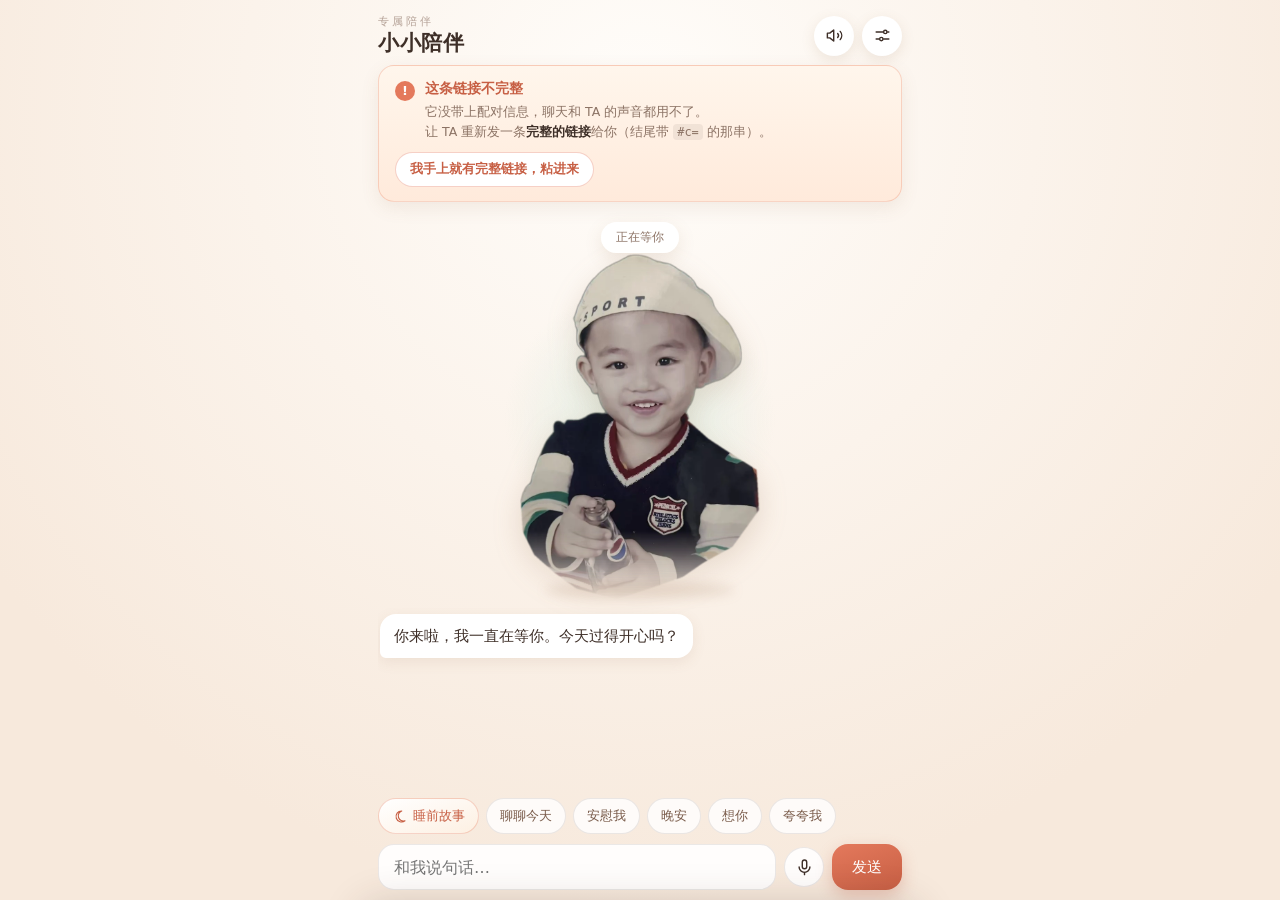
<file: index.html>
<!doctype html>
<html lang="zh-CN">
<head>
<meta charset="UTF-8">
<meta name="viewport" content="width=device-width, initial-scale=1, viewport-fit=cover">
<meta name="theme-color" content="#FDF6EE">
<meta name="apple-mobile-web-app-capable" content="yes">
<meta name="apple-mobile-web-app-title" content="小小陪伴">
<meta name="apple-mobile-web-app-status-bar-style" content="default">
<title>小小陪伴</title>
<link rel="icon" type="image/png" sizes="192x192" href="assets/icon-192.png">
<link rel="apple-touch-icon" href="assets/apple-touch-icon.png">
<link rel="manifest" href="manifest.webmanifest">
<link rel="stylesheet" href="style.css?v=12">
</head>
<body>

<div class="app">

  <header class="topbar">
    <div class="brand">
      <p class="eyebrow">专属陪伴</p>
      <h1>小小陪伴</h1>
    </div>
    <div class="top-actions">
      <button id="soundToggle" class="icon-btn" type="button" title="声音开关" aria-label="声音开关">
        <svg class="ic-on" viewBox="0 0 24 24" fill="none" stroke="currentColor" stroke-width="1.8" stroke-linecap="round" stroke-linejoin="round"><path d="M11 5 6 9H3v6h3l5 4V5z"/><path d="M16 9.4a4 4 0 0 1 0 5.2"/><path d="M19.2 6.8a8 8 0 0 1 0 10.4"/></svg>
        <svg class="ic-off" viewBox="0 0 24 24" fill="none" stroke="currentColor" stroke-width="1.8" stroke-linecap="round" stroke-linejoin="round"><path d="M11 5 6 9H3v6h3l5 4V5z"/><path d="m16.5 9.5 5 5M21.5 9.5l-5 5"/></svg>
      </button>
      <button id="settingsBtn" class="icon-btn" type="button" title="设置" aria-label="设置">
        <svg viewBox="0 0 24 24" fill="none" stroke="currentColor" stroke-width="1.8" stroke-linecap="round"><path d="M4 7.5h9M18.5 7.5H20M4 16.5h4M13.5 16.5H20"/><circle cx="15.5" cy="7.5" r="2.1"/><circle cx="10.5" cy="16.5" r="2.1"/></svg>
      </button>
    </div>
  </header>

  <!-- 链接不完整时才出现：引导她拿到带配对信息的完整链接 -->
  <section class="setup-tip" id="setupTip" hidden>
    <div class="setup-head">
      <span class="setup-badge" aria-hidden="true">!</span>
      <div>
        <p class="setup-title">这条链接不完整</p>
        <p class="setup-desc">
          它没带上配对信息，聊天和 TA 的声音都用不了。<br>
          让 TA 重新发一条<b>完整的链接</b>给你（结尾带 <code>#c=</code> 的那串）。
        </p>
      </div>
    </div>
    <button type="button" class="setup-btn" id="setupPasteBtn">我手上就有完整链接，粘进来</button>
    <div class="setup-paste" id="setupPaste" hidden>
      <textarea id="setupInput" rows="3" placeholder="把完整链接整条粘到这里"></textarea>
      <button type="button" class="setup-btn primary" id="setupApply">使用这条链接</button>
      <p class="setup-msg" id="setupMsg"></p>
    </div>
  </section>

  <section class="stage" aria-label="陪伴角色">
    <div id="statusPill" class="status-pill">正在等你</div>
    <div class="pet-wrap" id="petWrap">
      <div class="halo"></div>
      <div class="bars" id="bars"><i></i><i></i><i></i><i></i><i></i></div>
      <img id="pet" class="pet" alt="陪伴角色" draggable="false">
    </div>
    <div class="floor"></div>
  </section>

  <section class="chat" id="chat" aria-live="polite"></section>

  <div class="quick" id="quick">
    <button type="button" class="quick-story" data-story="1">
      <svg viewBox="0 0 24 24" fill="none" stroke="currentColor" stroke-width="1.8" stroke-linecap="round" stroke-linejoin="round" aria-hidden="true"><path d="M15.6 3.2a8.8 8.8 0 1 0 5.2 15.6 7.4 7.4 0 0 1-5.2-15.6z"/></svg>
      <span>睡前故事</span>
    </button>
    <button type="button" data-msg="今天过得怎么样呀？">聊聊今天</button>
    <button type="button" data-msg="今天好累，有点难过">安慰我</button>
    <button type="button" data-msg="说一句晚安吧">晚安</button>
    <button type="button" data-msg="我想你了">想你</button>
    <button type="button" data-msg="夸夸我">夸夸我</button>
  </div>

  <form class="composer" id="composer">
    <input id="input" type="text" placeholder="和我说句话…" autocomplete="off" maxlength="500" aria-label="输入消息">
    <button id="micBtn" class="icon-btn ghost" type="button" title="语音输入" aria-label="语音输入">
      <svg viewBox="0 0 24 24" fill="none" stroke="currentColor" stroke-width="1.8" stroke-linecap="round" stroke-linejoin="round"><rect x="9.2" y="2.6" width="5.6" height="11" rx="2.8"/><path d="M5.2 11.4a6.8 6.8 0 0 0 13.6 0"/><path d="M12 18.2V21"/></svg>
    </button>
    <button class="send" type="submit">发送</button>
  </form>

</div>

<div class="sheet-mask" id="sheetMask"></div>

<aside class="sheet" id="sheet" aria-label="设置">
  <div class="sheet-grab"></div>
  <div class="sheet-head">
    <h2>设置</h2>
    <button id="sheetClose" class="icon-btn" type="button" aria-label="关闭">
      <svg viewBox="0 0 24 24" fill="none" stroke="currentColor" stroke-width="2" stroke-linecap="round"><path d="m6.5 6.5 11 11M17.5 6.5l-11 11"/></svg>
    </button>
  </div>

  <div class="sheet-body">

    <section class="fieldset">
      <h3>聊天大脑</h3>
      <label class="field">
        <span>服务商</span>
        <select id="provider">
          <option value="deepseek">DeepSeek</option>
          <option value="dashscope">通义千问（DashScope）</option>
          <option value="custom">自定义（OpenAI 兼容）</option>
        </select>
      </label>
      <label class="field">
        <span>接口地址</span>
        <input id="baseUrl" type="text" placeholder="https://api.deepseek.com/v1">
      </label>
      <label class="field">
        <span>模型</span>
        <input id="model" type="text" placeholder="deepseek-chat">
      </label>
      <label class="field">
        <span>API Key</span>
        <input id="apiKey" type="password" placeholder="sk-..." autocomplete="off">
      </label>
      <label class="field">
        <span>人设</span>
        <textarea id="persona" rows="5"></textarea>
      </label>
      <label class="field">
        <span>她希望被怎么称呼</span>
        <input id="nickname" type="text" placeholder="留空则不加称呼" maxlength="20">
      </label>
      <label class="check">
        <input id="noThink" type="checkbox">
        <span>快速模式（关闭模型思考，回复更快更省）</span>
      </label>
      <div class="row">
        <button id="testBtn" class="btn ghost-btn" type="button">测试连接</button>
        <span id="testResult" class="hint"></span>
      </div>
      <p class="note">Key 只保存在这台设备的浏览器里，不会上传到任何服务器。</p>
    </section>

    <section class="fieldset">
      <h3>声音</h3>
      <label class="field">
        <span>说话的声音</span>
        <select id="ttsMode">
          <option value="browser">手机自带语音（免费）</option>
          <option value="qwen">我的克隆声音（阿里云百炼）</option>
        </select>
      </label>
      <label class="field">
        <span>百炼 API Key</span>
        <input id="ttsApiKey" type="password" placeholder="sk-..." autocomplete="off">
      </label>
      <label class="field">
        <span>音色 ID</span>
        <input id="ttsVoice" type="text" placeholder="qwen-audio-3.0-tts-flash-xxx-xxxx" autocomplete="off">
      </label>
      <label class="field">
        <span>合成模型（要和复刻时一致）</span>
        <input id="ttsModel" type="text" placeholder="qwen-audio-3.0-tts-flash" autocomplete="off">
      </label>
      <label class="field">
        <span>系统音色</span>
        <select id="voiceSelect"></select>
      </label>
      <label class="field">
        <span>语速 <b id="rateVal">0.95</b></span>
        <input id="rate" type="range" min="0.5" max="1.6" step="0.05" value="0.95">
      </label>
      <label class="field">
        <span>音调 <b id="pitchVal">1.15</b></span>
        <input id="pitch" type="range" min="0.6" max="1.8" step="0.05" value="1.15">
      </label>
      <div class="row">
        <button id="previewBtn" class="btn ghost-btn" type="button">试听声音</button>
      </div>
      <p class="note">用克隆声音时语速音调不生效；合成失败会自动回落到系统语音，不会哑掉。</p>
    </section>

    <section class="fieldset">
      <h3>角色形象</h3>
      <div class="row">
        <button id="pickPhotoBtn" class="btn ghost-btn" type="button">换一张照片</button>
        <button id="resetPhotoBtn" class="btn ghost-btn" type="button">恢复默认</button>
      </div>
      <input id="photoInput" type="file" accept="image/*" hidden>
      <p class="note">选一张背景干净的照片效果最好，透明背景的 PNG 最佳。</p>
    </section>

    <section class="fieldset">
      <h3>数据</h3>
      <div class="row">
        <button id="clearBtn" class="btn ghost-btn danger" type="button">清空聊天记录</button>
      </div>
    </section>

  </div>
</aside>

<div class="story" id="story" aria-hidden="true">
  <div class="story-sky" id="storySky" aria-hidden="true"></div>
  <svg class="story-moon" viewBox="0 0 100 100" aria-hidden="true">
    <defs>
      <mask id="moonMask">
        <rect width="100" height="100" fill="#000"/>
        <circle cx="46" cy="50" r="42" fill="#fff"/>
        <circle cx="70" cy="40" r="36" fill="#000"/>
      </mask>
    </defs>
    <circle cx="46" cy="50" r="42" fill="#f7e6bb" opacity=".92" mask="url(#moonMask)"/>
  </svg>

  <div class="story-top">
    <p class="story-tag">睡前故事</p>
    <button id="storyClose" class="story-close" type="button" aria-label="关闭">
      <svg viewBox="0 0 24 24" fill="none" stroke="currentColor" stroke-width="2" stroke-linecap="round"><path d="m6.5 6.5 11 11M17.5 6.5l-11 11"/></svg>
    </button>
  </div>

  <div class="story-body" id="storyBody" aria-live="polite"></div>

  <div class="story-ctrl">
    <button id="storyPlayBtn" class="story-btn" type="button" disabled>暂停</button>
    <div class="story-dots" id="storyDots" aria-hidden="true"></div>
    <button id="storyStopBtn" class="story-btn ghost" type="button" disabled>结束</button>
  </div>
</div>

<script src="config.js?v=12"></script>
<script src="app.js?v=12"></script>
</body>
</html>
</file>
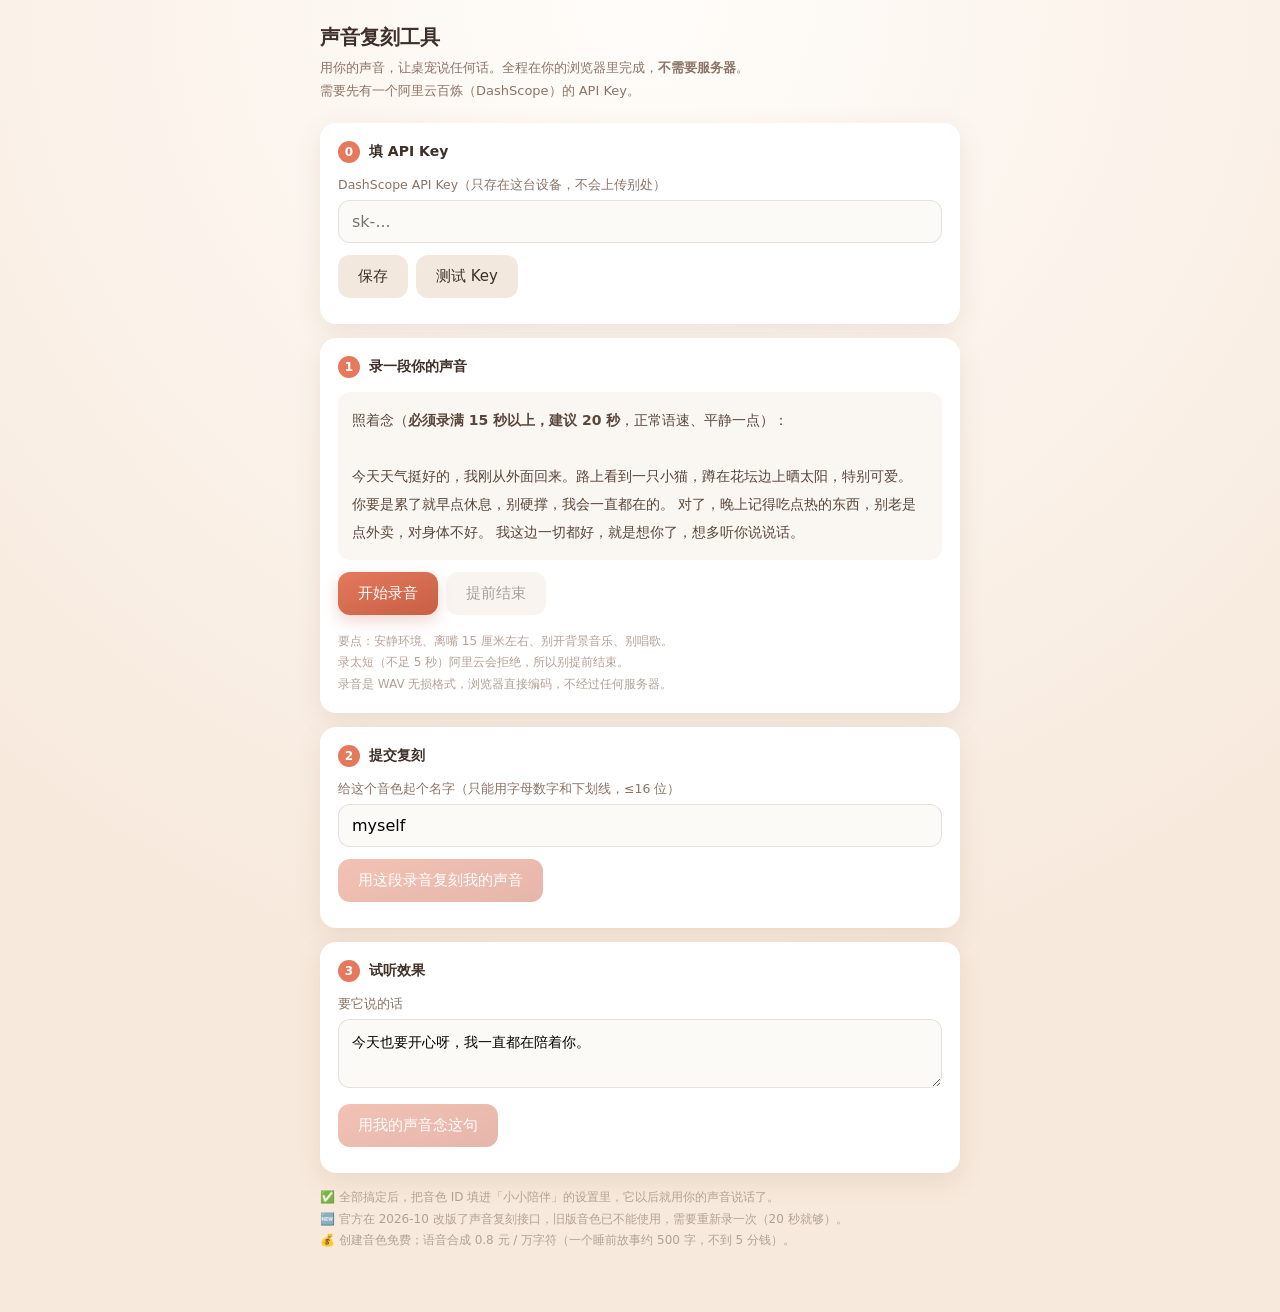
<file: clone.html>
<!doctype html>
<html lang="zh-CN">
<head>
<meta charset="UTF-8">
<meta name="viewport" content="width=device-width, initial-scale=1, viewport-fit=cover">
<meta name="theme-color" content="#fdf7f0">
<title>声音复刻工具 · 小小陪伴</title>
<style>
  :root {
    --cream:#fdf7f0; --ink:#3e2f28; --ink2:#8c7365; --ink3:#b4a196;
    --line:rgba(62,47,40,.12); --card:#fff; --coral:#e4795c; --coral2:#c75f44;
    --ok:#3b7a5e; --err:#a4342a; --code:#f3ece4;
  }
  *{box-sizing:border-box}
  body{
    margin:0;min-height:100vh;padding:24px 16px 60px;
    font-family:"PingFang SC","Microsoft YaHei",system-ui,sans-serif;color:var(--ink);
    background:radial-gradient(circle at 50% 0%,#fffdfa,#f7e9dc 70%);
    -webkit-text-size-adjust:100%;
  }
  .wrap{max-width:640px;margin:0 auto}
  h1{font-size:20px;margin:0 0 6px}
  .sub{font-size:13px;color:var(--ink2);margin:0 0 20px;line-height:1.75}
  .card{background:var(--card);border-radius:16px;padding:18px;box-shadow:0 8px 26px rgba(142,101,64,.12);margin-bottom:14px}
  .step{display:flex;align-items:center;gap:9px;font-size:14px;font-weight:600;margin-bottom:14px}
  .num{width:22px;height:22px;border-radius:50%;background:var(--coral);color:#fff;font-size:12px;display:grid;place-items:center;flex:0 0 auto}
  label{display:block;margin-bottom:12px}
  label>span{display:block;font-size:12.5px;color:var(--ink2);margin-bottom:6px}
  input[type=text],input[type=password],textarea{
    width:100%;padding:11px 13px;border:1px solid var(--line);border-radius:12px;
    background:#fcfaf7;font:inherit;font-size:16px;outline:none;
  }
  input:focus,textarea:focus{border-color:var(--coral);background:#fff}
  textarea{font-size:14px;line-height:1.6;resize:vertical}
  button{
    padding:12px 20px;border:0;border-radius:12px;cursor:pointer;font:inherit;
    font-size:15px;font-weight:500;background:linear-gradient(160deg,var(--coral),var(--coral2));
    color:#fff;box-shadow:0 6px 16px rgba(199,95,68,.26);margin:0 8px 8px 0;
  }
  button.ghost{background:#f2e8de;color:var(--ink);box-shadow:none}
  button:disabled{opacity:.45;cursor:not-allowed;box-shadow:none}
  button:active:not(:disabled){transform:scale(.97)}
  .meter{height:44px;border-radius:12px;background:#f6f1ea;overflow:hidden;margin:10px 0;position:relative;display:none}
  .meter.on{display:block}
  .meter i{position:absolute;left:0;top:0;bottom:0;width:0%;background:linear-gradient(90deg,#b7e3d2,#e4795c);transition:width .08s linear}
  .timer{text-align:center;font-size:26px;font-weight:500;color:var(--coral2);margin:8px 0;display:none}
  .timer.on{display:block}
  .msg{font-size:13px;line-height:1.7;padding:11px 13px;border-radius:10px;margin-top:10px;word-break:break-all;display:none}
  .msg.on{display:block}
  .msg.ok{background:#eaf6f0;color:var(--ok)}
  .msg.err{background:#fdeceb;color:var(--err)}
  .msg.info{background:#f2ece5;color:var(--ink2)}
  pre{background:var(--code);padding:12px;border-radius:10px;font-size:11.5px;line-height:1.55;overflow:auto;max-height:260px;margin:10px 0 0;display:none;white-space:pre-wrap;word-break:break-all}
  pre.on{display:block}
  .tip{font-size:12px;color:var(--ink3);line-height:1.8;margin:8px 0 0}
  audio{width:100%;margin-top:10px}
  .script{background:#faf6f1;border-radius:12px;padding:14px;font-size:14px;line-height:2;color:#5a463a;margin-bottom:12px}
  .done{text-decoration:line-through;opacity:.45}
  .row{display:flex;flex-wrap:wrap;align-items:center;gap:0}
</style>
</head>
<body>
<div class="wrap">
  <h1>声音复刻工具</h1>
  <p class="sub">
    用你的声音，让桌宠说任何话。全程在你的浏览器里完成，<strong>不需要服务器</strong>。<br>
    需要先有一个阿里云百炼（DashScope）的 API Key。
  </p>

  <!-- 步骤 0 -->
  <div class="card">
    <div class="step"><span class="num">0</span>填 API Key</div>
    <label>
      <span>DashScope API Key（只存在这台设备，不会上传别处）</span>
      <input id="key" type="password" placeholder="sk-..." autocomplete="off">
    </label>
    <div class="row">
      <button id="saveKey" class="ghost">保存</button>
      <button id="checkKey" class="ghost">测试 Key</button>
    </div>
    <div id="keyMsg" class="msg"></div>
  </div>

  <!-- 步骤 1 -->
  <div class="card">
    <div class="step"><span class="num">1</span>录一段你的声音</div>
    <div class="script" id="script">
      照着念（<strong>必须录满 15 秒以上，建议 20 秒</strong>，正常语速、平静一点）：<br><br>
      今天天气挺好的，我刚从外面回来。路上看到一只小猫，蹲在花坛边上晒太阳，特别可爱。
      你要是累了就早点休息，别硬撑，我会一直都在的。
      对了，晚上记得吃点热的东西，别老是点外卖，对身体不好。
      我这边一切都好，就是想你了，想多听你说说话。
    </div>
    <div class="meter" id="meter"><i id="meterBar"></i></div>
    <div class="timer" id="timer">20.0</div>
    <div class="row">
      <button id="recBtn">开始录音</button>
      <button id="stopBtn" class="ghost" disabled>提前结束</button>
    </div>
    <div id="recMsg" class="msg"></div>
    <div id="playWrap"></div>
    <p class="tip">
      要点：安静环境、离嘴 15 厘米左右、别开背景音乐、别唱歌。<br>
      录太短（不足 5 秒）阿里云会拒绝，所以别提前结束。<br>
      录音是 WAV 无损格式，浏览器直接编码，不经过任何服务器。
    </p>
  </div>

  <!-- 步骤 2 -->
  <div class="card">
    <div class="step"><span class="num">2</span>提交复刻</div>
    <label>
      <span>给这个音色起个名字（只能用字母数字和下划线，≤16 位）</span>
      <input id="vname" type="text" value="myself" maxlength="16">
    </label>
    <div class="row">
      <button id="cloneBtn" disabled>用这段录音复刻我的声音</button>
    </div>
    <div id="cloneMsg" class="msg"></div>
    <pre id="cloneRaw"></pre>
  </div>

  <!-- 步骤 3 -->
  <div class="card">
    <div class="step"><span class="num">3</span>试听效果</div>
    <label>
      <span>要它说的话</span>
      <textarea id="ttsText" rows="2">今天也要开心呀，我一直都在陪着你。</textarea>
    </label>
    <div class="row">
      <button id="ttsBtn" disabled>用我的声音念这句</button>
    </div>
    <div id="ttsMsg" class="msg"></div>
    <div id="ttsAudio"></div>
    <pre id="ttsRaw"></pre>
  </div>

  <p class="tip">
    ✅ 全部搞定后，把音色 ID 填进「小小陪伴」的设置里，它以后就用你的声音说话了。<br>
    🆕 官方在 2026-10 改版了声音复刻接口，旧版音色已不能使用，需要重新录一次（20 秒就够）。<br>
    💰 创建音色免费；语音合成 0.8 元 / 万字符（一个睡前故事约 500 字，不到 5 分钱）。
  </p>
</div>

<script>
(function () {
  "use strict";
  var $ = function (id) { return document.getElementById(id); };
  var LS_KEY = "clone.dashscope.key";
  var LS_VOICE = "clone.voice.id";
  // 2026-10 官方改版：qwen3-tts-vc 系列已下线，改用 qwen-audio-3.0-tts-flash
  var MODEL = "qwen-audio-3.0-tts-flash";
  var ENROLL_URL = "https://dashscope.aliyuncs.com/api/v1/services/audio/tts/customization";
  var TTS_URL = "https://dashscope.aliyuncs.com/api/v1/services/audio/tts/SpeechSynthesizer";
  var SECONDS = 20;

  var wavBlob = null;
  var voiceId = "";

  function say(el, kind, text) {
    el.className = "msg on " + kind;
    el.textContent = text;
  }
  function clearMsg(el) { el.className = "msg"; el.textContent = ""; }

  /* ---------- key ---------- */
  try { $("key").value = localStorage.getItem(LS_KEY) || ""; } catch (e) {}
  try { voiceId = localStorage.getItem(LS_VOICE) || ""; } catch (e) {}
  // 旧音色（qwen-tts-vc 系列）绑定的模型已被官方下线，必须重新复刻
  if (/^qwen-tts-vc-/i.test(voiceId)) {
    voiceId = "";
    try { localStorage.removeItem(LS_VOICE); } catch (e) {}
  }

  $("saveKey").addEventListener("click", function () {
    var k = $("key").value.trim();
    if (!k) { say($("keyMsg"), "err", "先填 Key"); return; }
    try { localStorage.setItem(LS_KEY, k); } catch (e) {}
    say($("keyMsg"), "ok", "已保存在这台设备上。");
  });

  // 查询已有音色要用 action: "list_voice"（单数！写 "list"/"list_voices" 会被拒 invalid action）
  $("checkKey").addEventListener("click", function () {
    var k = $("key").value.trim();
    if (!k) { say($("keyMsg"), "err", "先填 Key"); return; }
    say($("keyMsg"), "info", "正在测试…");
    fetch(ENROLL_URL, {
      method: "POST",
      headers: { "Content-Type": "application/json", "Authorization": "Bearer " + k },
      body: JSON.stringify({ model: "voice-enrollment", input: { action: "list_voice" } })
    }).then(function (r) { return r.text().then(function (t) { return { s: r.status, t: t }; }); })
      .then(function (res) {
        if (res.s === 401 || res.s === 403) {
          say($("keyMsg"), "err",
            "Key 无效或没有百炼权限（HTTP " + res.s + "）。确认是百炼的 Key，" +
            "且控制台右上角地域选的是「华北2(北京)」。");
          return;
        }
        if (res.s !== 200) {
          say($("keyMsg"), "err", "接口返回 HTTP " + res.s + "：" + res.t.slice(0, 180));
          return;
        }
        var d = {};
        try { d = JSON.parse(res.t); } catch (e) {}
        var list = ((d.output || {}).voice_list) || [];
        say($("keyMsg"), "ok", "Key 可用 ✅（这个账号已有 " + list.length + " 个音色）");
        if (!list.length) return;
        // 已有音色就不用再录一遍，列出来直接点选
        var box = document.createElement("div");
        box.style.cssText = "margin-top:9px;display:flex;flex-direction:column;gap:6px";
        list.forEach(function (v) {
          var id = v.voice_id || v.voice || "";
          if (!id) return;
          var b = document.createElement("button");
          b.type = "button";
          b.className = "ghost";
          b.style.cssText = "margin:0;padding:8px 12px;font-size:12.5px;text-align:left;word-break:break-all";
          b.textContent = "用这个：" + id;
          b.addEventListener("click", function () {
            voiceId = id;
            try { localStorage.setItem(LS_VOICE, id); } catch (e) {}
            $("ttsBtn").disabled = false;
            say($("cloneMsg"), "ok", "已选用已有音色：" + id);
          });
          box.appendChild(b);
        });
        if (box.childNodes.length) $("keyMsg").appendChild(box);
      })
      .catch(function (e) { say($("keyMsg"), "err", "请求失败：" + e.message); });
  });

  /* ---------- 录音 + WAV 编码 ---------- */
  var audioCtx = null, stream = null, node = null, chunks = [], total = 0;
  var recording = false, timerId = null, deadline = 0;

  function writeWav(samples, sampleRate) {
    var len = samples.length;
    var buf = new ArrayBuffer(44 + len * 2);
    var view = new DataView(buf);
    function str(off, s) { for (var i = 0; i < s.length; i++) view.setUint8(off + i, s.charCodeAt(i)); }
    str(0, "RIFF");
    view.setUint32(4, 36 + len * 2, true);
    str(8, "WAVE");
    str(12, "fmt ");
    view.setUint32(16, 16, true);
    view.setUint16(20, 1, true);          // PCM
    view.setUint16(22, 1, true);          // 单声道
    view.setUint32(24, sampleRate, true);
    view.setUint32(28, sampleRate * 2, true); // byte rate
    view.setUint16(32, 2, true);          // block align
    view.setUint16(34, 16, true);         // 16 bit
    str(36, "data");
    view.setUint32(40, len * 2, true);
    var off = 44;
    for (var i = 0; i < len; i++, off += 2) {
      var s = Math.max(-1, Math.min(1, samples[i]));
      view.setInt16(off, s < 0 ? s * 0x8000 : s * 0x7fff, true);
    }
    return new Blob([buf], { type: "audio/wav" });
  }

  function tick() {
    var left = (deadline - Date.now()) / 1000;
    if (left <= 0) { stopRec(); return; }
    $("timer").textContent = left.toFixed(1);
  }

  function stopRec() {
    if (!recording) return;
    recording = false;
    clearInterval(timerId);
    $("timer").classList.remove("on");
    $("meter").classList.remove("on");
    $("recBtn").disabled = false;
    $("stopBtn").disabled = true;
    try { if (node) node.disconnect(); } catch (e) {}
    try { if (stream) stream.getTracks().forEach(function (t) { t.stop(); }); } catch (e) {}

    if (!chunks.length || !audioCtx) { say($("recMsg"), "err", "没有录到声音。"); return; }
    var flat = new Float32Array(total);
    var p = 0;
    chunks.forEach(function (c) { flat.set(c, p); p += c.length; });
    chunks = [];

    var rate = audioCtx.sampleRate;
    // 统一重采样到 24kHz：满足官方「≥16kHz」要求，且体积只有 48kHz 的一半
    var target = 24000;
    var out = flat;
    if (rate !== target) {
      var ratio = rate / target;
      var n = Math.max(1, Math.floor(flat.length / ratio));
      out = new Float32Array(n);
      for (var i = 0; i < n; i++) {
        var pos = i * ratio;
        var i0 = Math.floor(pos);
        var i1 = Math.min(flat.length - 1, i0 + 1);
        var f = pos - i0;
        out[i] = flat[i0] * (1 - f) + flat[i1] * f;   // 线性插值，比直接取整干净
      }
    }
    try { audioCtx.close(); } catch (e) {}
    audioCtx = null;

    var secs = out.length / target;
    if (secs < 6) {
      wavBlob = null;
      $("playWrap").innerHTML = "";
      $("cloneBtn").disabled = true;
      say($("recMsg"), "err",
        "只录到 " + secs.toFixed(1) + " 秒，太短了。阿里云要求至少 5 秒连续的朗读，" +
        "建议录满 15～20 秒效果最好。请再录一次。");
      return;
    }

    wavBlob = writeWav(out, target);
    var kb = Math.round(wavBlob.size / 1024);
    say($("recMsg"), "ok", "录好了：" + secs.toFixed(1) + " 秒 · " + target + " Hz 单声道 · " + kb + " KB");

    var url = URL.createObjectURL(wavBlob);
    $("playWrap").innerHTML = '<audio controls src="' + url + '"></audio>';
    $("cloneBtn").disabled = false;
    clearMsg($("cloneMsg"));
  }

  $("recBtn").addEventListener("click", function () {
    if (recording) return;
    if (!navigator.mediaDevices || !navigator.mediaDevices.getUserMedia) {
      say($("recMsg"), "err", "这个浏览器不支持录音。请用 Chrome / Edge / Safari 打开。");
      return;
    }
    clearMsg($("recMsg"));
    navigator.mediaDevices.getUserMedia({
      audio: { channelCount: 1, echoCancellation: true, noiseSuppression: true, autoGainControl: true }
    }).then(function (s) {
      stream = s;
      var Ctx = window.AudioContext || window.webkitAudioContext;
      audioCtx = new Ctx();
      var src = audioCtx.createMediaStreamSource(s);
      node = audioCtx.createScriptProcessor(4096, 1, 1);
      chunks = []; total = 0;
      node.onaudioprocess = function (ev) {
        if (!recording) return;
        var d = ev.inputBuffer.getChannelData(0);
        chunks.push(new Float32Array(d));
        total += d.length;
        var peak = 0;
        for (var i = 0; i < d.length; i += 8) { var v = Math.abs(d[i]); if (v > peak) peak = v; }
        $("meterBar").style.width = Math.min(100, Math.round(peak * 130)) + "%";
      };
      src.connect(node);
      node.connect(audioCtx.destination);

      recording = true;
      $("recBtn").disabled = true;
      $("stopBtn").disabled = false;
      $("meter").classList.add("on");
      $("timer").classList.add("on");
      deadline = Date.now() + SECONDS * 1000;
      $("timer").textContent = SECONDS.toFixed(1);
      timerId = setInterval(tick, 100);
    }).catch(function (err) {
      say($("recMsg"), "err", "拿不到麦克风：" + err.message + "（需要点「允许」，并且要用 https 打开）");
    });
  });

  $("stopBtn").addEventListener("click", stopRec);

  /* ---------- 复刻 ---------- */
  function toDataUri(blob, cb) {
    var fr = new FileReader();
    fr.onload = function () { cb(fr.result); };
    fr.readAsDataURL(blob);
  }

  $("cloneBtn").addEventListener("click", function () {
    var k = $("key").value.trim();
    if (!k) { say($("cloneMsg"), "err", "先填 DashScope API Key"); return; }
    if (!wavBlob) { say($("cloneMsg"), "err", "先录一段声音"); return; }
    var name = ($("vname").value.trim() || "myself").replace(/[^A-Za-z0-9_]/g, "");
    if (!name) name = "myself";

    say($("cloneMsg"), "info", "正在提交复刻…（音频越长约越慢，请稍等）");
    toDataUri(wavBlob, function (dataUri) {
      var payload = {
        model: "voice-enrollment",
        input: {
          action: "create_voice",
          target_model: MODEL,
          prefix: name,
          url: dataUri
        }
      };
      var t0 = Date.now();
      fetch(ENROLL_URL, {
        method: "POST",
        headers: { "Content-Type": "application/json", "Authorization": "Bearer " + k },
        body: JSON.stringify(payload)
      }).then(function (r) { return r.text().then(function (t) { return { s: r.status, t: t, ms: Date.now() - t0 }; }); })
        .then(function (res) {
          $("cloneRaw").textContent = "HTTP " + res.s + " · " + res.ms + "ms\n" + res.t;
          $("cloneRaw").classList.add("on");
          if (res.s !== 200) {
            say($("cloneMsg"), "err", "复刻失败（HTTP " + res.s + "）。下面是接口原样返回，把它发给我就能定位。");
            return;
          }
          var data;
          try { data = JSON.parse(res.t); } catch (e) {
            say($("cloneMsg"), "err", "返回不是合法 JSON。"); return;
          }
          var v = (data.output && (data.output.voice_id || data.output.voice)) || "";
          if (!v) { say($("cloneMsg"), "err", "没找到音色 ID，请看下面的原始返回。"); return; }
          voiceId = v;
          try { localStorage.setItem(LS_VOICE, v); } catch (e) {}
          say($("cloneMsg"), "ok", "复刻成功 ✅");
          // 音色 ID 要给「小小陪伴」用，这里给个一键复制，省得手动选中
          var idBox = document.createElement("div");
          idBox.style.cssText = "margin-top:9px;display:flex;gap:8px;align-items:center;flex-wrap:wrap";
          var code = document.createElement("code");
          code.textContent = v;
          code.style.cssText = "font-size:12.5px;background:rgba(255,255,255,.75);padding:6px 9px;border-radius:8px;word-break:break-all";
          var cp = document.createElement("button");
          cp.type = "button";
          cp.className = "ghost";
          cp.textContent = "复制音色 ID";
          cp.style.cssText = "margin:0;padding:8px 14px;font-size:13px";
          cp.addEventListener("click", function () {
            var done = function () {
              cp.textContent = "已复制 ✅";
              setTimeout(function () { cp.textContent = "复制音色 ID"; }, 1800);
            };
            var fallback = function () {
              var r = document.createRange();
              r.selectNodeContents(code);
              var sel = window.getSelection();
              sel.removeAllRanges();
              sel.addRange(r);
              try { document.execCommand("copy"); done(); }
              catch (e) { cp.textContent = "请手动选中复制"; }
            };
            if (navigator.clipboard && navigator.clipboard.writeText) {
              navigator.clipboard.writeText(v).then(done, fallback);
            } else fallback();
          });
          idBox.appendChild(code);
          idBox.appendChild(cp);
          $("cloneMsg").appendChild(idBox);
          $("ttsBtn").disabled = false;

          // 官方有时会回一段试听音频
          var pv = (data.output && data.output.preview_audio) || {};
          if (pv.url || pv.data) {
            var pu = pv.url || pv.data;
            if (pu.indexOf("http://") === 0) pu = "https://" + pu.slice(7);
            $("ttsAudio").innerHTML = '<audio controls autoplay src="' + pu + '"></audio>';
          }
        })
        .catch(function (e) {
          say($("cloneMsg"), "err", "请求出错：" + e.message + "（可能是网络或跨域问题）");
        });
    });
  });

  /* ---------- 合成 ---------- */
  $("ttsBtn").addEventListener("click", function () {
    var k = $("key").value.trim();
    if (!k) { say($("ttsMsg"), "err", "先填 DashScope API Key"); return; }
    if (!voiceId) { say($("ttsMsg"), "err", "还没有音色 ID，先完成第 2 步"); return; }
    var text = $("ttsText").value.trim();
    if (!text) { say($("ttsMsg"), "err", "写点要它说的话"); return; }

    say($("ttsMsg"), "info", "正在合成…");
    var t0 = Date.now();
    fetch(TTS_URL, {
      method: "POST",
      headers: { "Content-Type": "application/json", "Authorization": "Bearer " + k },
      body: JSON.stringify({
        model: MODEL,
        input: { text: text, voice: voiceId, format: "wav", sample_rate: 24000 }
      })
    }).then(function (r) { return r.text().then(function (t) { return { s: r.status, t: t, ms: Date.now() - t0 }; }); })
      .then(function (res) {
        $("ttsRaw").textContent = "HTTP " + res.s + " · " + res.ms + "ms\n" + res.t.slice(0, 4000);
        $("ttsRaw").classList.add("on");
        if (res.s !== 200) { say($("ttsMsg"), "err", "合成失败（HTTP " + res.s + "），看下面的原始返回。"); return; }
        var data;
        try { data = JSON.parse(res.t); } catch (e) { say($("ttsMsg"), "err", "返回不是合法 JSON。"); return; }
        var o = data.output || {};
        var a = o.audio || {};
        var url = a.url || a.data || o.audio_url || "";
        if (!url) {
          say($("ttsMsg"), "err", "没找到音频地址，请看下面的原始返回（把它发我）。");
          return;
        }
        if (url.indexOf("http://") === 0) url = "https://" + url.slice(7);
        if (url.indexOf("http") !== 0 && /^[A-Za-z0-9+/=]{200,}$/.test(url)) {
          url = "data:audio/mp3;base64," + url;
        }
        say($("ttsMsg"), "ok", "合成好了（" + res.ms + "ms）");
        $("ttsAudio").innerHTML = '<audio controls autoplay src="' + url + '"></audio>';
      })
      .catch(function (e) { say($("ttsMsg"), "err", "请求出错：" + e.message); });
  });

  if (voiceId) {
    say($("cloneMsg"), "info", "检测到上次复刻的音色：" + voiceId);
    $("ttsBtn").disabled = false;
  }

  // 供自动化测试调用，不影响页面功能
  window.__cloneTest = { writeWav: writeWav, model: MODEL };
})();
</script>
</body>
</html>
</file>
<file: style.css>
:root {
  --cream: #fdf7f0;
  --cream-2: #f7e9dc;
  --ink: #3e2f28;
  --ink-2: #8c7365;
  --ink-3: #b4a196;
  --line: rgba(62, 47, 40, .1);
  --card: #fff;
  --coral: #e4795c;
  --coral-2: #c75f44;
  --mint: #b7e3d2;
  --shadow: 0 10px 28px rgba(142, 101, 64, .14);
  --r-md: 12px;
  --r-lg: 16px;
  --r-xl: 22px;
}

* { box-sizing: border-box; -webkit-tap-highlight-color: transparent; }

html, body { height: 100%; }

body {
  margin: 0;
  font-family: "PingFang SC", "Hiragino Sans GB", "Microsoft YaHei", system-ui, -apple-system, sans-serif;
  color: var(--ink);
  background: radial-gradient(circle at 50% 12%, #fffdfa, var(--cream-2) 78%);
  background-attachment: fixed;
  overflow: hidden;
}

button, input, select, textarea { font: inherit; color: inherit; }
button { border: 0; cursor: pointer; background: none; }
h1, h2, h3, p { margin: 0; }

.app {
  width: min(560px, 100%);
  height: 100dvh;
  margin: 0 auto;
  padding: 14px 18px calc(10px + env(safe-area-inset-bottom));
  display: flex;
  flex-direction: column;
  gap: 8px;
}

.topbar { flex: 0 0 auto; display: flex; align-items: center; justify-content: space-between; }
.eyebrow { font-size: 11px; letter-spacing: 3px; color: var(--ink-3); }
h1 { font-size: 21px; font-weight: 600; letter-spacing: .5px; }
.top-actions { display: flex; gap: 8px; }

.icon-btn {
  width: 40px; height: 40px;
  display: grid; place-items: center;
  border-radius: 50%;
  background: var(--card);
  box-shadow: 0 4px 14px rgba(142, 101, 64, .13);
  color: var(--ink);
  transition: transform .16s ease;
}
.icon-btn:active { transform: scale(.92); }
.icon-btn svg { width: 19px; height: 19px; display: block; }
.icon-btn .ic-off { display: none; }
.icon-btn.muted .ic-on { display: none; }
.icon-btn.muted .ic-off { display: block; }
.icon-btn.muted { color: var(--ink-3); }

.stage {
  position: relative;
  flex: 0 0 auto;
  height: clamp(230px, 42dvh, 400px);
}

.status-pill {
  position: absolute;
  top: 0; left: 50%;
  transform: translateX(-50%);
  z-index: 3;
  padding: 7px 15px;
  border-radius: 999px;
  background: rgba(255, 255, 255, .92);
  box-shadow: 0 6px 18px rgba(142, 101, 64, .13);
  font-size: 12px;
  color: var(--ink-2);
  white-space: nowrap;
  transition: color .25s;
}
.state-talk .status-pill { color: var(--coral-2); }

.pet-wrap {
  position: absolute;
  left: 0; right: 0; top: 32px; bottom: 0;
  transform-origin: 50% 100%;
  will-change: transform;
}

.halo {
  position: absolute;
  top: 6%; left: 50%;
  transform: translateX(-50%);
  width: min(74vw, 290px);
  aspect-ratio: 1;
  border-radius: 50%;
  background: radial-gradient(circle, rgba(183, 227, 210, .85) 0%, rgba(183, 227, 210, .3) 42%, rgba(183, 227, 210, 0) 66%);
  opacity: .48;
  transition: opacity .4s ease, transform .4s ease;
}
.state-talk .halo { opacity: .68; transform: translateX(-50%) scale(1.08); }
.state-happy .halo { opacity: .72; transform: translateX(-50%) scale(1.12); }

.pet {
  position: absolute;
  inset: 0;
  z-index: 2;
  width: 100%;
  height: 100%;
  object-fit: contain;
  object-position: bottom center;
  filter: drop-shadow(0 10px 14px rgba(142, 101, 64, .2));
  animation: bob 3.8s ease-in-out infinite;
  user-select: none;
}

.floor {
  position: absolute;
  bottom: 2px; left: 50%;
  transform: translateX(-50%);
  width: min(52vw, 190px);
  height: 16px;
  border-radius: 50%;
  background: rgba(142, 101, 64, .16);
  filter: blur(6px);
}

.bars {
  position: absolute;
  right: 2%; bottom: 26%;
  z-index: 3;
  display: flex;
  align-items: flex-end;
  gap: 3px;
  height: 24px;
  opacity: 0;
  transition: opacity .25s;
}
.state-talk .bars { opacity: 1; }
.bars i {
  width: 4px;
  height: 5px;
  border-radius: 2px;
  background: var(--coral);
  animation: eq .9s ease-in-out infinite;
}
.bars i:nth-child(2) { animation-delay: .12s; background: #eda184; }
.bars i:nth-child(3) { animation-delay: .24s; }
.bars i:nth-child(4) { animation-delay: .36s; background: #eda184; }
.bars i:nth-child(5) { animation-delay: .48s; }

.chat {
  flex: 1 1 auto;
  min-height: 0;
  overflow-y: auto;
  overscroll-behavior: contain;
  display: flex;
  flex-direction: column;
  gap: 9px;
  padding: 6px 2px;
  scrollbar-width: none;
}
.chat::-webkit-scrollbar { display: none; }

.msg {
  max-width: 84%;
  padding: 10px 14px;
  border-radius: var(--r-lg);
  font-size: 15px;
  line-height: 1.62;
  word-break: break-word;
  animation: rise .28s ease-out both;
}
.msg.bot {
  align-self: flex-start;
  background: var(--card);
  border-bottom-left-radius: 6px;
  box-shadow: 0 4px 14px rgba(142, 101, 64, .1);
}
.msg.me {
  align-self: flex-end;
  background: linear-gradient(160deg, var(--coral), var(--coral-2));
  color: #fff;
  border-bottom-right-radius: 6px;
  box-shadow: 0 6px 16px rgba(199, 95, 68, .26);
}
.msg.err {
  align-self: center;
  max-width: 96%;
  background: #fdeceb;
  color: #a4342a;
  font-size: 13px;
  text-align: center;
}
.msg.typing { display: flex; gap: 4px; align-items: center; padding: 14px; }
.msg.typing i {
  width: 6px; height: 6px;
  border-radius: 50%;
  background: var(--ink-3);
  animation: blink 1.1s ease-in-out infinite;
}
.msg.typing i:nth-child(2) { animation-delay: .18s; }
.msg.typing i:nth-child(3) { animation-delay: .36s; }

.quick {
  flex: 0 0 auto;
  display: flex;
  gap: 7px;
  overflow-x: auto;
  padding: 2px 0;
  scrollbar-width: none;
}
.quick::-webkit-scrollbar { display: none; }
.quick button {
  flex: 0 0 auto;
  padding: 8px 13px;
  border-radius: 999px;
  background: rgba(255, 255, 255, .8);
  border: 1px solid var(--line);
  color: #7a5c4b;
  font-size: 13px;
  transition: transform .16s ease, background .16s;
}
.quick button:active { transform: scale(.95); background: #fff; }
.quick .quick-story {
  display: inline-flex;
  align-items: center;
  gap: 6px;
  background: linear-gradient(160deg, #fff, #fdf0e2);
  border-color: rgba(228, 121, 92, .32);
  color: var(--coral-2);
  font-weight: 500;
}
.quick .quick-story svg { width: 15px; height: 15px; display: block; }

.composer { flex: 0 0 auto; display: flex; align-items: center; gap: 8px; }
.composer input {
  flex: 1;
  min-width: 0;
  height: 46px;
  padding: 0 15px;
  border: 1px solid var(--line);
  border-radius: var(--r-lg);
  background: rgba(255, 255, 255, .9);
  font-size: 16px;
  outline: none;
  transition: border-color .2s, background .2s;
}
.composer input:focus { border-color: var(--coral); background: #fff; }
.composer .icon-btn.ghost { background: rgba(255, 255, 255, .9); box-shadow: none; border: 1px solid var(--line); }
.composer .icon-btn.recording { background: var(--coral); border-color: var(--coral); animation: pulse 1.2s ease-in-out infinite; }
.send {
  height: 46px;
  padding: 0 20px;
  border-radius: var(--r-lg);
  background: linear-gradient(160deg, var(--coral), var(--coral-2));
  color: #fff;
  font-size: 15px;
  font-weight: 500;
  box-shadow: 0 6px 16px rgba(199, 95, 68, .28);
  transition: transform .16s ease;
}
.send:active { transform: scale(.95); }

.sheet-mask {
  position: fixed;
  inset: 0;
  z-index: 20;
  background: rgba(62, 47, 40, .34);
  opacity: 0;
  pointer-events: none;
  transition: opacity .28s ease;
}
.sheet-mask.open { opacity: 1; pointer-events: auto; }

.sheet {
  position: fixed;
  left: 0; right: 0; bottom: 0;
  z-index: 30;
  width: min(560px, 100%);
  margin: 0 auto;
  max-height: 88dvh;
  display: flex;
  flex-direction: column;
  background: var(--cream);
  border-radius: var(--r-xl) var(--r-xl) 0 0;
  box-shadow: 0 -12px 40px rgba(62, 47, 40, .2);
  transform: translateY(102%);
  transition: transform .32s cubic-bezier(.32, .72, 0, 1);
}
.sheet.open { transform: translateY(0); }

.sheet-grab { width: 40px; height: 4px; margin: 9px auto 2px; border-radius: 2px; background: var(--line); }
.sheet-head { display: flex; align-items: center; justify-content: space-between; padding: 8px 18px 6px; }
.sheet-head h2 { font-size: 17px; font-weight: 600; }
.sheet-head .icon-btn { width: 34px; height: 34px; font-size: 14px; box-shadow: none; background: rgba(255, 255, 255, .8); }

.sheet-body {
  overflow-y: auto;
  padding: 6px 18px calc(28px + env(safe-area-inset-bottom));
}

.fieldset { margin-bottom: 20px; }
.fieldset h3 { font-size: 13px; font-weight: 600; color: var(--ink-2); letter-spacing: .5px; margin-bottom: 9px; }

.field { display: block; margin-bottom: 10px; }
.field > span { display: block; font-size: 12px; color: var(--ink-2); margin-bottom: 5px; }
.field > span b { color: var(--coral-2); font-weight: 600; }

.field input[type="text"],
.field input[type="password"],
.field select,
.field textarea {
  width: 100%;
  padding: 10px 12px;
  border: 1px solid var(--line);
  border-radius: var(--r-md);
  background: var(--card);
  font-size: 16px;
  outline: none;
  transition: border-color .2s;
}
.field textarea { font-size: 14px; line-height: 1.6; resize: vertical; }
.field input:focus, .field select:focus, .field textarea:focus { border-color: var(--coral); }
.field input[type="range"] { width: 100%; accent-color: var(--coral); }

.row { display: flex; align-items: center; gap: 10px; flex-wrap: wrap; }
.btn {
  padding: 10px 16px;
  border-radius: var(--r-md);
  font-size: 14px;
  font-weight: 500;
  transition: transform .16s ease;
}
.btn:active { transform: scale(.96); }
.ghost-btn { background: #f2e8de; color: var(--ink); }
.ghost-btn.danger { background: #fbeae7; color: #a4342a; }

.hint { font-size: 12px; color: var(--ink-2); }
.note { font-size: 12px; color: var(--ink-3); line-height: 1.6; margin-top: 8px; }

.check {
  display: flex;
  align-items: center;
  gap: 9px;
  margin: 4px 0 12px;
  font-size: 13px;
  color: var(--ink-2);
  cursor: pointer;
}
.check input { width: 17px; height: 17px; accent-color: var(--coral); flex: 0 0 auto; }

.toast {
  position: fixed;
  left: 50%;
  bottom: calc(84px + env(safe-area-inset-bottom));
  z-index: 60;
  transform: translate(-50%, 14px);
  max-width: min(86vw, 420px);
  padding: 11px 18px;
  border-radius: 999px;
  background: rgba(62, 47, 40, .92);
  color: #fff;
  font-size: 13.5px;
  text-align: center;
  opacity: 0;
  pointer-events: none;
  transition: opacity .28s ease, transform .28s ease;
}
.toast.show { opacity: 1; transform: translate(-50%, 0); }

@keyframes bob { 0%, 100% { transform: translateY(0); } 50% { transform: translateY(-9px); } }
@keyframes talk {
  0%, 100% { transform: translateY(0) scaleY(1) rotate(0deg); }
  25% { transform: translateY(-4px) scaleY(1.015) rotate(-.7deg); }
  50% { transform: translateY(0) scaleY(.988) rotate(0deg); }
  75% { transform: translateY(-4px) scaleY(1.015) rotate(.7deg); }
}
@keyframes happy {
  0% { transform: translateY(0) scale(1); }
  35% { transform: translateY(-20px) scale(1.05); }
  70% { transform: translateY(0) scale(.985); }
  100% { transform: translateY(0) scale(1); }
}
@keyframes eq { 0%, 100% { height: 5px; } 50% { height: 22px; } }
@keyframes blink { 0%, 100% { opacity: .3; transform: translateY(0); } 50% { opacity: 1; transform: translateY(-2px); } }
@keyframes rise { from { opacity: 0; transform: translateY(8px); } to { opacity: 1; transform: translateY(0); } }
@keyframes pulse { 0%, 100% { box-shadow: 0 0 0 0 rgba(228, 121, 92, .5); } 50% { box-shadow: 0 0 0 9px rgba(228, 121, 92, 0); } }

.state-talk .pet { animation: talk .62s ease-in-out infinite; }
.state-happy .pet { animation: happy .82s ease-out; }

@media (max-width: 360px) {
  .pet-wrap { transform: scale(.9); }
  .send { padding: 0 16px; }
}

@media (prefers-reduced-motion: reduce) {
  .pet, .state-talk .pet, .state-happy .pet, .bars i, .msg.typing i, .story-sky i { animation: none !important; }
}

/* ==================== 睡前故事 ==================== */

.story {
  position: fixed;
  inset: 0;
  z-index: 50;
  display: flex;
  flex-direction: column;
  background: linear-gradient(180deg, #0b111f 0%, #121a2e 42%, #1e1b30 100%);
  color: #f3ece2;
  opacity: 0;
  pointer-events: none;
  transition: opacity .5s ease;
}
.story.open { opacity: 1; pointer-events: auto; }

.story-sky { position: absolute; inset: 0; overflow: hidden; }
.story-sky i {
  position: absolute;
  border-radius: 50%;
  background: #fff;
  opacity: .5;
  animation: twinkle 4.2s ease-in-out infinite;
}

.story-moon {
  position: absolute;
  top: 5.5%;
  right: 13%;
  width: 52px;
  height: 52px;
  opacity: .85;
  filter: drop-shadow(0 0 20px rgba(247, 230, 187, .4));
  animation: moonGlow 7s ease-in-out infinite;
}

.story-top {
  position: relative;
  z-index: 2;
  display: flex;
  align-items: center;
  justify-content: space-between;
  padding: calc(14px + env(safe-area-inset-top)) 16px 4px;
  width: min(560px, 100%);
  margin: 0 auto;
}
.story-tag { font-size: 11.5px; letter-spacing: 3px; color: rgba(243, 236, 226, .42); }
.story-close {
  width: 38px; height: 38px;
  display: grid; place-items: center;
  border-radius: 50%;
  background: rgba(255, 255, 255, .09);
  color: #f3ece2;
  transition: transform .16s ease, background .2s;
}
.story-close:active { transform: scale(.92); background: rgba(255, 255, 255, .17); }
.story-close svg { width: 15px; height: 15px; display: block; }

.story-body {
  position: relative;
  z-index: 2;
  flex: 1 1 auto;
  min-height: 0;
  overflow-y: auto;
  overscroll-behavior: contain;
  width: min(560px, 100%);
  margin: 0 auto;
  padding: 14px 26px 12px;
  scrollbar-width: none;
}
.story-body::-webkit-scrollbar { display: none; }

.story-title {
  font-size: 19px;
  font-weight: 600;
  letter-spacing: 1.5px;
  color: #ffe6bd;
  margin-bottom: 20px;
}

.story-p {
  font-size: 17px;
  line-height: 2.05;
  margin-bottom: 17px;
  color: rgba(243, 236, 226, .26);
  transition: color .8s ease, opacity .8s ease;
}
.story-p.done { color: rgba(243, 236, 226, .4); }
.story-p.now {
  color: #fdf7ec;
  animation: storyIn .7s ease-out;
}

.story-loading {
  margin-top: 36px;
  text-align: center;
  font-size: 15px;
  color: rgba(243, 236, 226, .55);
  animation: breathe 2.4s ease-in-out infinite;
}

.story-ctrl {
  position: relative;
  z-index: 2;
  flex: 0 0 auto;
  display: flex;
  align-items: center;
  gap: 14px;
  width: min(560px, 100%);
  margin: 0 auto;
  padding: 16px 24px calc(20px + env(safe-area-inset-bottom));
  background: linear-gradient(0deg, rgba(11, 17, 31, .92) 30%, rgba(11, 17, 31, 0));
}

.story-btn {
  flex: 1 1 0;
  height: 48px;
  border-radius: 999px;
  font-size: 15px;
  font-weight: 500;
  color: #2a2033;
  background: linear-gradient(160deg, #ffe9c6, #f7d3a1);
  box-shadow: 0 6px 18px rgba(0, 0, 0, .3);
  transition: transform .16s ease, opacity .2s;
}
.story-btn:active { transform: scale(.96); }
.story-btn:disabled { opacity: .38; }
.story-btn.ghost {
  background: rgba(255, 255, 255, .1);
  color: rgba(243, 236, 226, .85);
  box-shadow: none;
}

.story-dots { display: flex; gap: 6px; flex: 0 0 auto; }
.story-dots i {
  width: 5px; height: 5px;
  border-radius: 50%;
  background: rgba(255, 255, 255, .2);
  transition: background .4s ease, transform .4s ease;
}
.story-dots i.on { background: #ffd9a0; transform: scale(1.5); }

@keyframes twinkle { 0%, 100% { opacity: .15; } 50% { opacity: .7; } }
@keyframes moonGlow { 0%, 100% { filter: drop-shadow(0 0 16px rgba(247, 230, 187, .3)); } 50% { filter: drop-shadow(0 0 26px rgba(247, 230, 187, .5)); } }
@keyframes storyIn { from { opacity: .2; } to { opacity: 1; } }
@keyframes breathe { 0%, 100% { opacity: .4; } 50% { opacity: .85; } }

/* ---------- 链接不完整时的引导条 ---------- */
.setup-tip {
  flex: 0 0 auto;
  margin: 0 0 12px;
  padding: 14px 16px;
  border-radius: var(--r-lg);
  background: linear-gradient(180deg, #fff6ec, #ffeadb);
  border: 1px solid rgba(228, 121, 92, .28);
  box-shadow: 0 6px 18px rgba(142, 101, 64, .1);
}
.setup-tip[hidden] { display: none; }
.setup-head { display: flex; gap: 10px; align-items: flex-start; }
.setup-badge {
  flex: 0 0 auto;
  width: 20px; height: 20px;
  margin-top: 1px;
  border-radius: 50%;
  background: var(--coral);
  color: #fff;
  font-size: 13px; font-weight: 700; line-height: 20px;
  text-align: center;
}
.setup-title { font-size: 14px; font-weight: 600; color: var(--coral-2); }
.setup-desc { margin-top: 4px; font-size: 12.5px; line-height: 1.6; color: var(--ink-2); }
.setup-desc b { color: var(--ink); }
.setup-desc code {
  padding: 1px 4px;
  border-radius: 4px;
  background: rgba(62, 47, 40, .07);
  font-size: 12px;
}
.setup-btn {
  margin-top: 10px;
  padding: 8px 14px;
  border-radius: 999px;
  background: #fff;
  border: 1px solid rgba(228, 121, 92, .35);
  color: var(--coral-2);
  font-size: 12.5px; font-weight: 600;
  transition: transform .16s ease;
}
.setup-btn:active { transform: scale(.97); }
.setup-btn.primary {
  background: linear-gradient(160deg, var(--coral), var(--coral-2));
  border-color: transparent;
  color: #fff;
  box-shadow: 0 4px 14px rgba(199, 95, 68, .3);
}
.setup-paste { margin-top: 10px; }
.setup-paste[hidden] { display: none; }
.setup-paste textarea {
  width: 100%;
  padding: 10px 12px;
  border-radius: var(--r-md);
  border: 1px solid var(--line);
  background: #fff;
  font-size: 12.5px; line-height: 1.5;
  resize: none;
  word-break: break-all;
}
.setup-paste textarea:focus { outline: none; border-color: rgba(228, 121, 92, .5); }
.setup-msg { margin-top: 8px; font-size: 12px; line-height: 1.5; }
.setup-msg.ok { color: #3f9a72; }
.setup-msg.err { color: var(--coral-2); }
</file>
